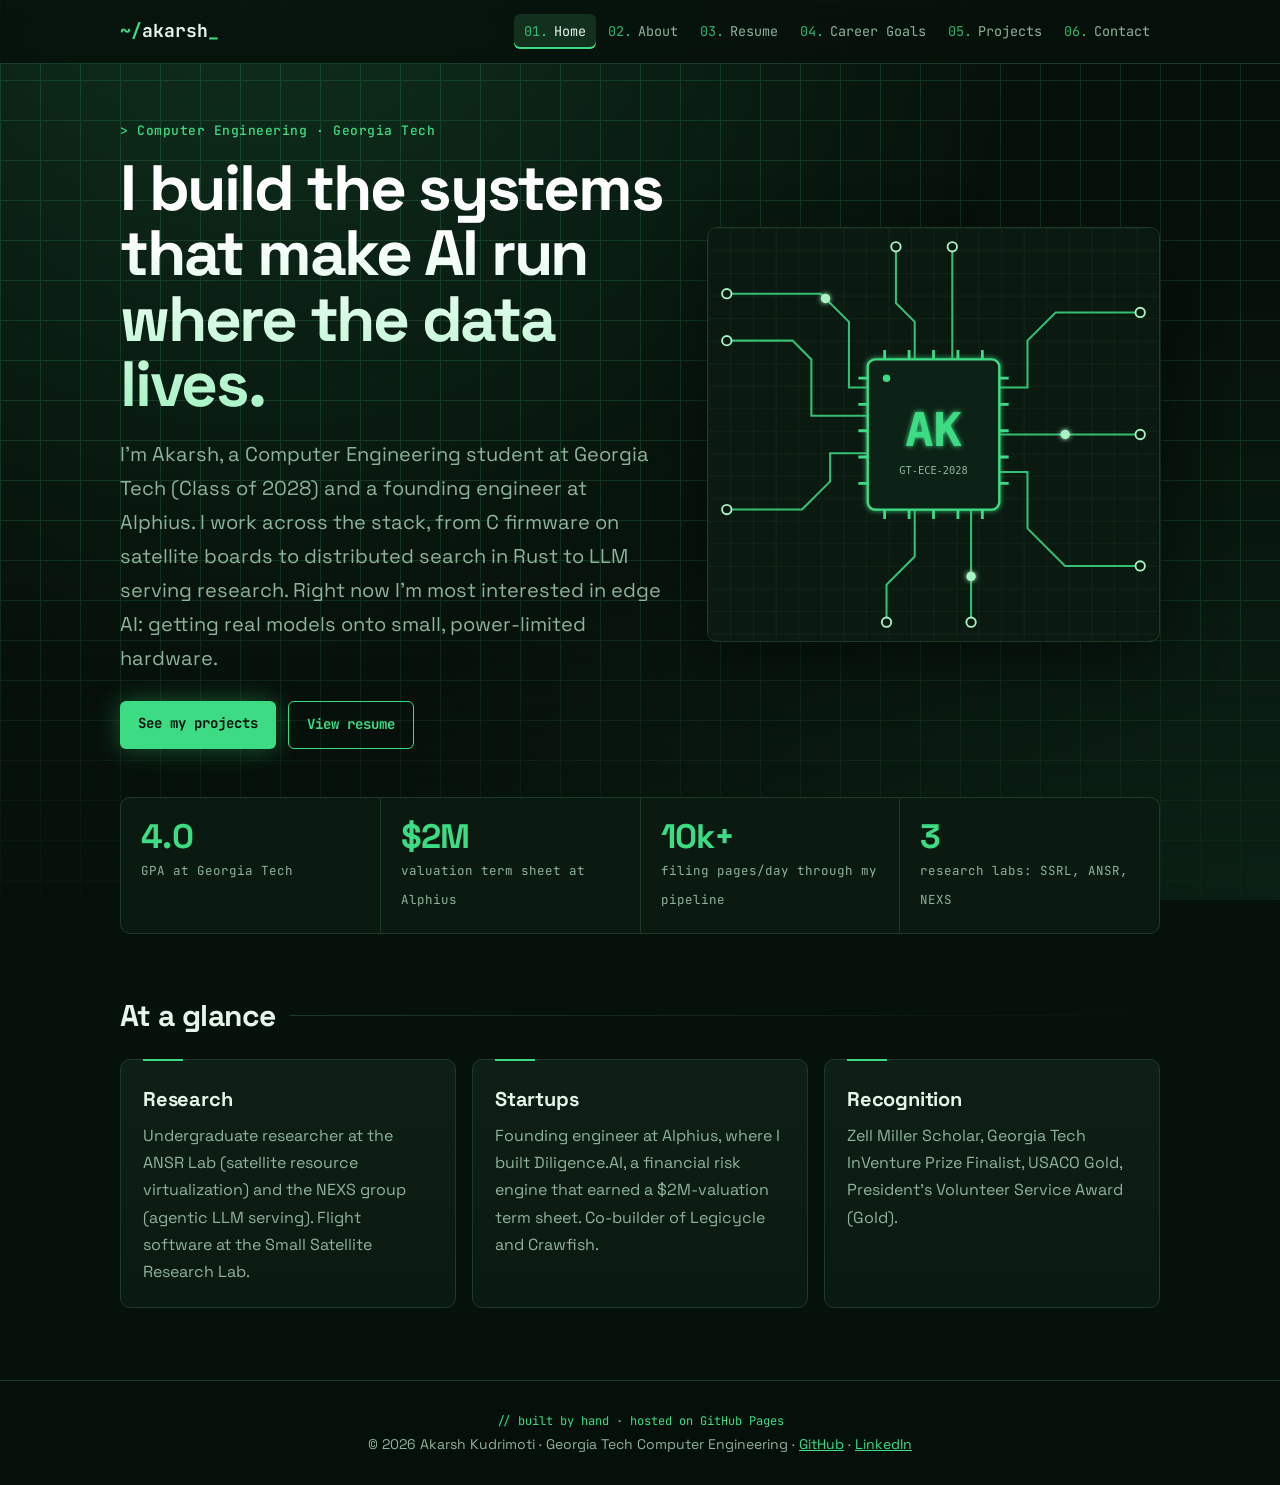
<file: index.html>
<!doctype html>
<html lang="en"><head><meta charset="utf-8"><meta name="viewport" content="width=device-width,initial-scale=1">
<title>Home | Akarsh Kudrimoti</title>
<meta name="description" content="Akarsh Kudrimoti, Computer Engineering student at Georgia Tech. Systems, edge AI, and embedded software.">
<link rel="preconnect" href="https://fonts.googleapis.com"><link href="https://fonts.googleapis.com/css2?family=Space+Grotesk:wght@400;500;600;700&family=JetBrains+Mono:wght@400;500;700&display=swap" rel="stylesheet">
<link rel="stylesheet" href="style.css"></head><body>
<header><nav class="nav"><a class="brand" href="index.html"><span>~/</span>akarsh<i>_</i></a>
<button id="menu" aria-label="Open menu" onclick="document.getElementById('nl').classList.toggle('open')">Menu</button>
<ul id="nl"><li><a href="index.html" class=on>Home</a></li><li><a href="about.html">About</a></li><li><a href="resume.html">Resume</a></li><li><a href="goals.html">Career Goals</a></li><li><a href="projects.html">Projects</a></li><li><a href="contact.html">Contact</a></li></ul></nav></header>
<main>
<section class="hero"><div>
<p class="kicker">Computer Engineering · Georgia Tech</p>
<h1>I build the systems that make AI run where the data lives.</h1>
<p class="lede">I'm Akarsh, a Computer Engineering student at Georgia Tech (Class of 2028) and a founding engineer at Alphius. I work across the stack, from C firmware on satellite boards to distributed search in Rust to LLM serving research. Right now I'm most interested in edge AI: getting real models onto small, power-limited hardware.</p>
<div class="btns"><a class="btn" href="projects.html">See my projects</a><a class="btn alt" href="resume.html">View resume</a></div>
</div>
<figure style="margin:0"><img src="hero.svg" alt="Circuit board with traces running into a chip labeled AK"></figure></section>
<div class="stats">
<div><b>4.0</b><span>GPA at Georgia Tech</span></div>
<div><b>$2M</b><span>valuation term sheet at Alphius</span></div>
<div><b>10k+</b><span>filing pages/day through my pipeline</span></div>
<div><b>3</b><span>research labs: SSRL, ANSR, NEXS</span></div>
</div>

<h2>At a glance</h2>
<div class="grid">
<div class="card"><h3>Research</h3><p>Undergraduate researcher at the ANSR Lab (satellite resource virtualization) and the NEXS group (agentic LLM serving). Flight software at the Small Satellite Research Lab.</p></div>
<div class="card"><h3>Startups</h3><p>Founding engineer at Alphius, where I built Diligence.AI, a financial risk engine that earned a $2M-valuation term sheet. Co-builder of Legicycle and Crawfish.</p></div>
<div class="card"><h3>Recognition</h3><p>Zell Miller Scholar, Georgia Tech InVenture Prize Finalist, USACO Gold, President's Volunteer Service Award (Gold).</p></div>
</div>
</main>
<footer><span class="mono">// built by hand · hosted on GitHub Pages</span><br>© 2026 Akarsh Kudrimoti · Georgia Tech Computer Engineering · <a href="https://github.com/akarshkudrimoti">GitHub</a> · <a href="https://www.linkedin.com/in/akudrimoti">LinkedIn</a></footer>
</body></html>
</file>
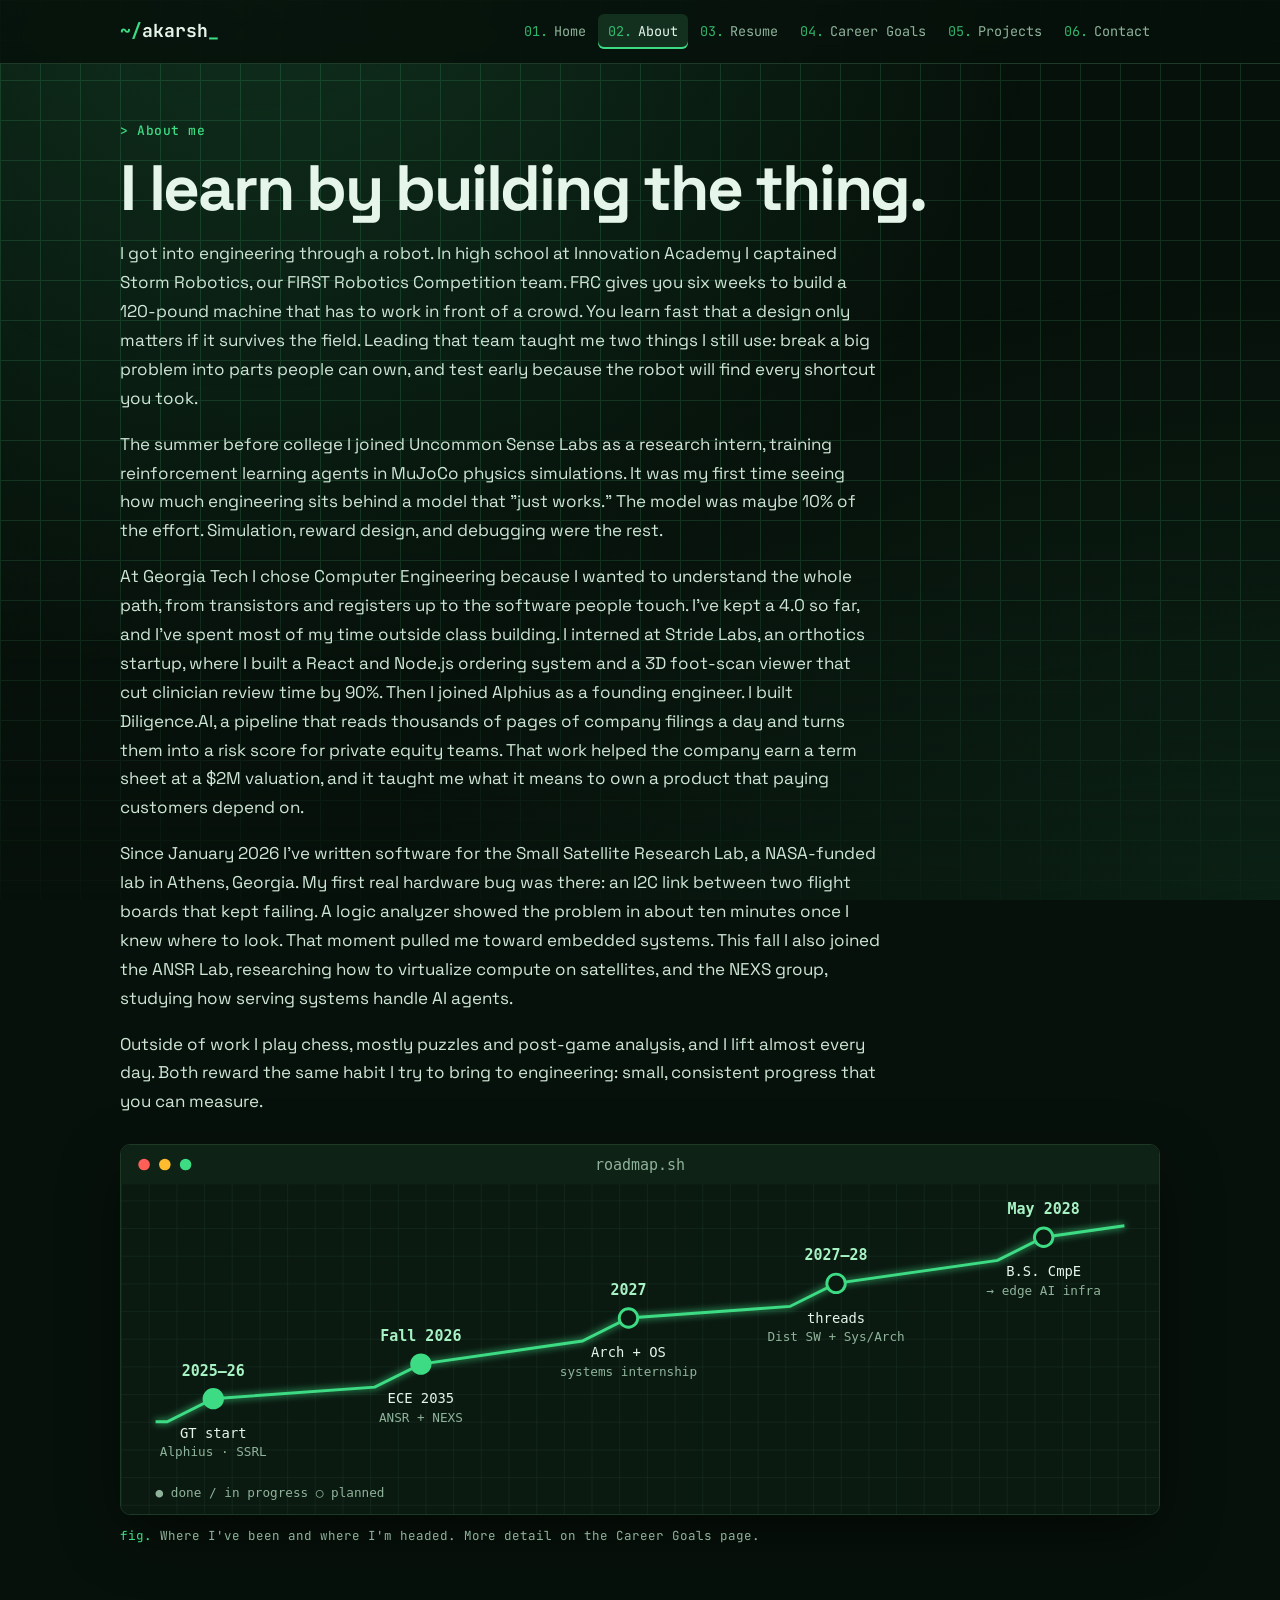
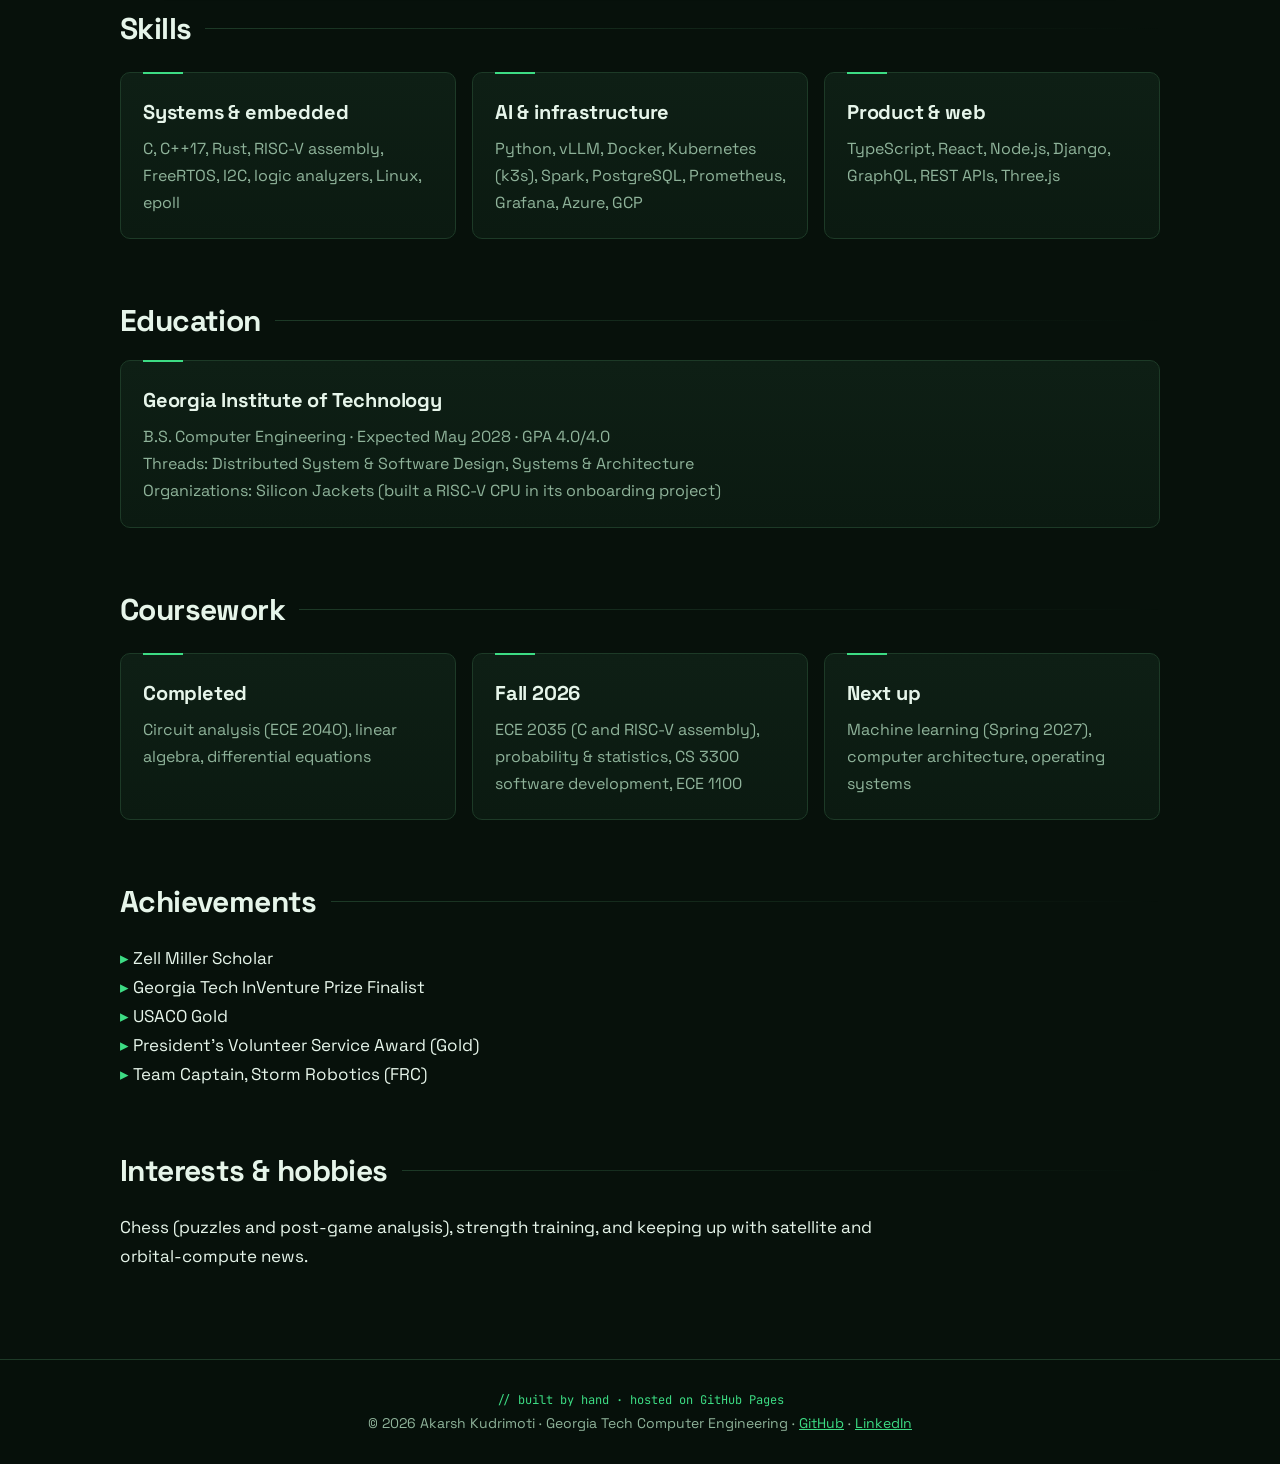
<file: about.html>
<!doctype html>
<html lang="en"><head><meta charset="utf-8"><meta name="viewport" content="width=device-width,initial-scale=1">
<title>About Me | Akarsh Kudrimoti</title>
<meta name="description" content="Akarsh Kudrimoti, Computer Engineering student at Georgia Tech. Systems, edge AI, and embedded software.">
<link rel="preconnect" href="https://fonts.googleapis.com"><link href="https://fonts.googleapis.com/css2?family=Space+Grotesk:wght@400;500;600;700&family=JetBrains+Mono:wght@400;500;700&display=swap" rel="stylesheet">
<link rel="stylesheet" href="style.css"></head><body>
<header><nav class="nav"><a class="brand" href="index.html"><span>~/</span>akarsh<i>_</i></a>
<button id="menu" aria-label="Open menu" onclick="document.getElementById('nl').classList.toggle('open')">Menu</button>
<ul id="nl"><li><a href="index.html">Home</a></li><li><a href="about.html" class=on>About</a></li><li><a href="resume.html">Resume</a></li><li><a href="goals.html">Career Goals</a></li><li><a href="projects.html">Projects</a></li><li><a href="contact.html">Contact</a></li></ul></nav></header>
<main>
<p class="kicker">About me</p><h1>I learn by building the thing.</h1>
<div class="prose">
<p>I got into engineering through a robot. In high school at Innovation Academy I captained Storm Robotics, our FIRST Robotics Competition team. FRC gives you six weeks to build a 120-pound machine that has to work in front of a crowd. You learn fast that a design only matters if it survives the field. Leading that team taught me two things I still use: break a big problem into parts people can own, and test early because the robot will find every shortcut you took.</p>
<p>The summer before college I joined Uncommon Sense Labs as a research intern, training reinforcement learning agents in MuJoCo physics simulations. It was my first time seeing how much engineering sits behind a model that "just works." The model was maybe 10% of the effort. Simulation, reward design, and debugging were the rest.</p>
<p>At Georgia Tech I chose Computer Engineering because I wanted to understand the whole path, from transistors and registers up to the software people touch. I've kept a 4.0 so far, and I've spent most of my time outside class building. I interned at Stride Labs, an orthotics startup, where I built a React and Node.js ordering system and a 3D foot-scan viewer that cut clinician review time by 90%. Then I joined Alphius as a founding engineer. I built Diligence.AI, a pipeline that reads thousands of pages of company filings a day and turns them into a risk score for private equity teams. That work helped the company earn a term sheet at a $2M valuation, and it taught me what it means to own a product that paying customers depend on.</p>
<p>Since January 2026 I've written software for the Small Satellite Research Lab, a NASA-funded lab in Athens, Georgia. My first real hardware bug was there: an I2C link between two flight boards that kept failing. A logic analyzer showed the problem in about ten minutes once I knew where to look. That moment pulled me toward embedded systems. This fall I also joined the ANSR Lab, researching how to virtualize compute on satellites, and the NEXS group, studying how serving systems handle AI agents.</p>
<p>Outside of work I play chess, mostly puzzles and post-game analysis, and I lift almost every day. Both reward the same habit I try to bring to engineering: small, consistent progress that you can measure.</p>
</div>
<figure><img src="roadmap.svg" alt="Timeline of my path from starting at Georgia Tech in 2025 to graduating in May 2028"><figcaption>Where I've been and where I'm headed. More detail on the Career Goals page.</figcaption></figure>
<h2>Skills</h2>
<div class="grid">
<div class="card"><h3>Systems &amp; embedded</h3><p>C, C++17, Rust, RISC-V assembly, FreeRTOS, I2C, logic analyzers, Linux, epoll</p></div>
<div class="card"><h3>AI &amp; infrastructure</h3><p>Python, vLLM, Docker, Kubernetes (k3s), Spark, PostgreSQL, Prometheus, Grafana, Azure, GCP</p></div>
<div class="card"><h3>Product &amp; web</h3><p>TypeScript, React, Node.js, Django, GraphQL, REST APIs, Three.js</p></div>
</div>
<h2>Education</h2>
<div class="card"><h3>Georgia Institute of Technology</h3><p>B.S. Computer Engineering · Expected May 2028 · GPA 4.0/4.0<br>Threads: Distributed System &amp; Software Design, Systems &amp; Architecture<br>Organizations: Silicon Jackets (built a RISC-V CPU in its onboarding project)</p></div>
<h2>Coursework</h2>
<div class="grid">
<div class="card"><h3>Completed</h3><p>Circuit analysis (ECE 2040), linear algebra, differential equations</p></div>
<div class="card"><h3>Fall 2026</h3><p>ECE 2035 (C and RISC-V assembly), probability &amp; statistics, CS 3300 software development, ECE 1100</p></div>
<div class="card"><h3>Next up</h3><p>Machine learning (Spring 2027), computer architecture, operating systems</p></div>
</div>
<h2>Achievements</h2>
<ul class="clean">
<li>Zell Miller Scholar</li>
<li>Georgia Tech InVenture Prize Finalist</li>
<li>USACO Gold</li>
<li>President's Volunteer Service Award (Gold)</li>
<li>Team Captain, Storm Robotics (FRC)</li>
</ul>
<h2>Interests &amp; hobbies</h2>
<p class="prose">Chess (puzzles and post-game analysis), strength training, and keeping up with satellite and orbital-compute news.</p>
</main>
<footer><span class="mono">// built by hand · hosted on GitHub Pages</span><br>© 2026 Akarsh Kudrimoti · Georgia Tech Computer Engineering · <a href="https://github.com/akarshkudrimoti">GitHub</a> · <a href="https://www.linkedin.com/in/akudrimoti">LinkedIn</a></footer>
</body></html>
</file>
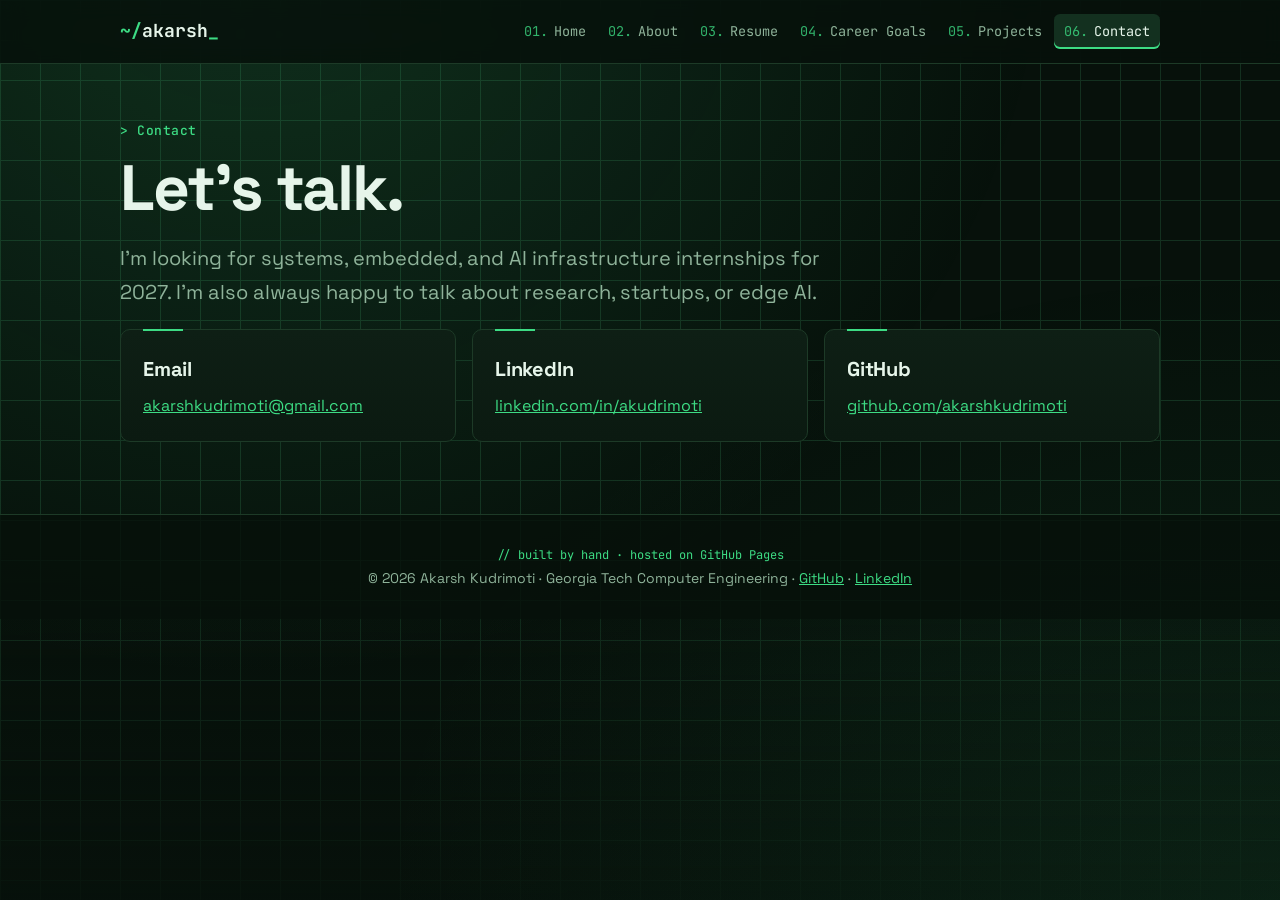
<file: contact.html>
<!doctype html>
<html lang="en"><head><meta charset="utf-8"><meta name="viewport" content="width=device-width,initial-scale=1">
<title>Contact | Akarsh Kudrimoti</title>
<meta name="description" content="Akarsh Kudrimoti, Computer Engineering student at Georgia Tech. Systems, edge AI, and embedded software.">
<link rel="preconnect" href="https://fonts.googleapis.com"><link href="https://fonts.googleapis.com/css2?family=Space+Grotesk:wght@400;500;600;700&family=JetBrains+Mono:wght@400;500;700&display=swap" rel="stylesheet">
<link rel="stylesheet" href="style.css"></head><body>
<header><nav class="nav"><a class="brand" href="index.html"><span>~/</span>akarsh<i>_</i></a>
<button id="menu" aria-label="Open menu" onclick="document.getElementById('nl').classList.toggle('open')">Menu</button>
<ul id="nl"><li><a href="index.html">Home</a></li><li><a href="about.html">About</a></li><li><a href="resume.html">Resume</a></li><li><a href="goals.html">Career Goals</a></li><li><a href="projects.html">Projects</a></li><li><a href="contact.html" class=on>Contact</a></li></ul></nav></header>
<main>
<p class="kicker">Contact</p><h1>Let's talk.</h1>
<p class="lede">I'm looking for systems, embedded, and AI infrastructure internships for 2027. I'm also always happy to talk about research, startups, or edge AI.</p>
<div class="grid">
<div class="card"><h3>Email</h3><p><a href="mailto:akarshkudrimoti@gmail.com">akarshkudrimoti@gmail.com</a></p></div>
<div class="card"><h3>LinkedIn</h3><p><a href="https://www.linkedin.com/in/akudrimoti" target="_blank" rel="noopener">linkedin.com/in/akudrimoti</a></p></div>
<div class="card"><h3>GitHub</h3><p><a href="https://github.com/akarshkudrimoti" target="_blank" rel="noopener">github.com/akarshkudrimoti</a></p></div>
</div>
</main>
<footer><span class="mono">// built by hand · hosted on GitHub Pages</span><br>© 2026 Akarsh Kudrimoti · Georgia Tech Computer Engineering · <a href="https://github.com/akarshkudrimoti">GitHub</a> · <a href="https://www.linkedin.com/in/akudrimoti">LinkedIn</a></footer>
</body></html>
</file>
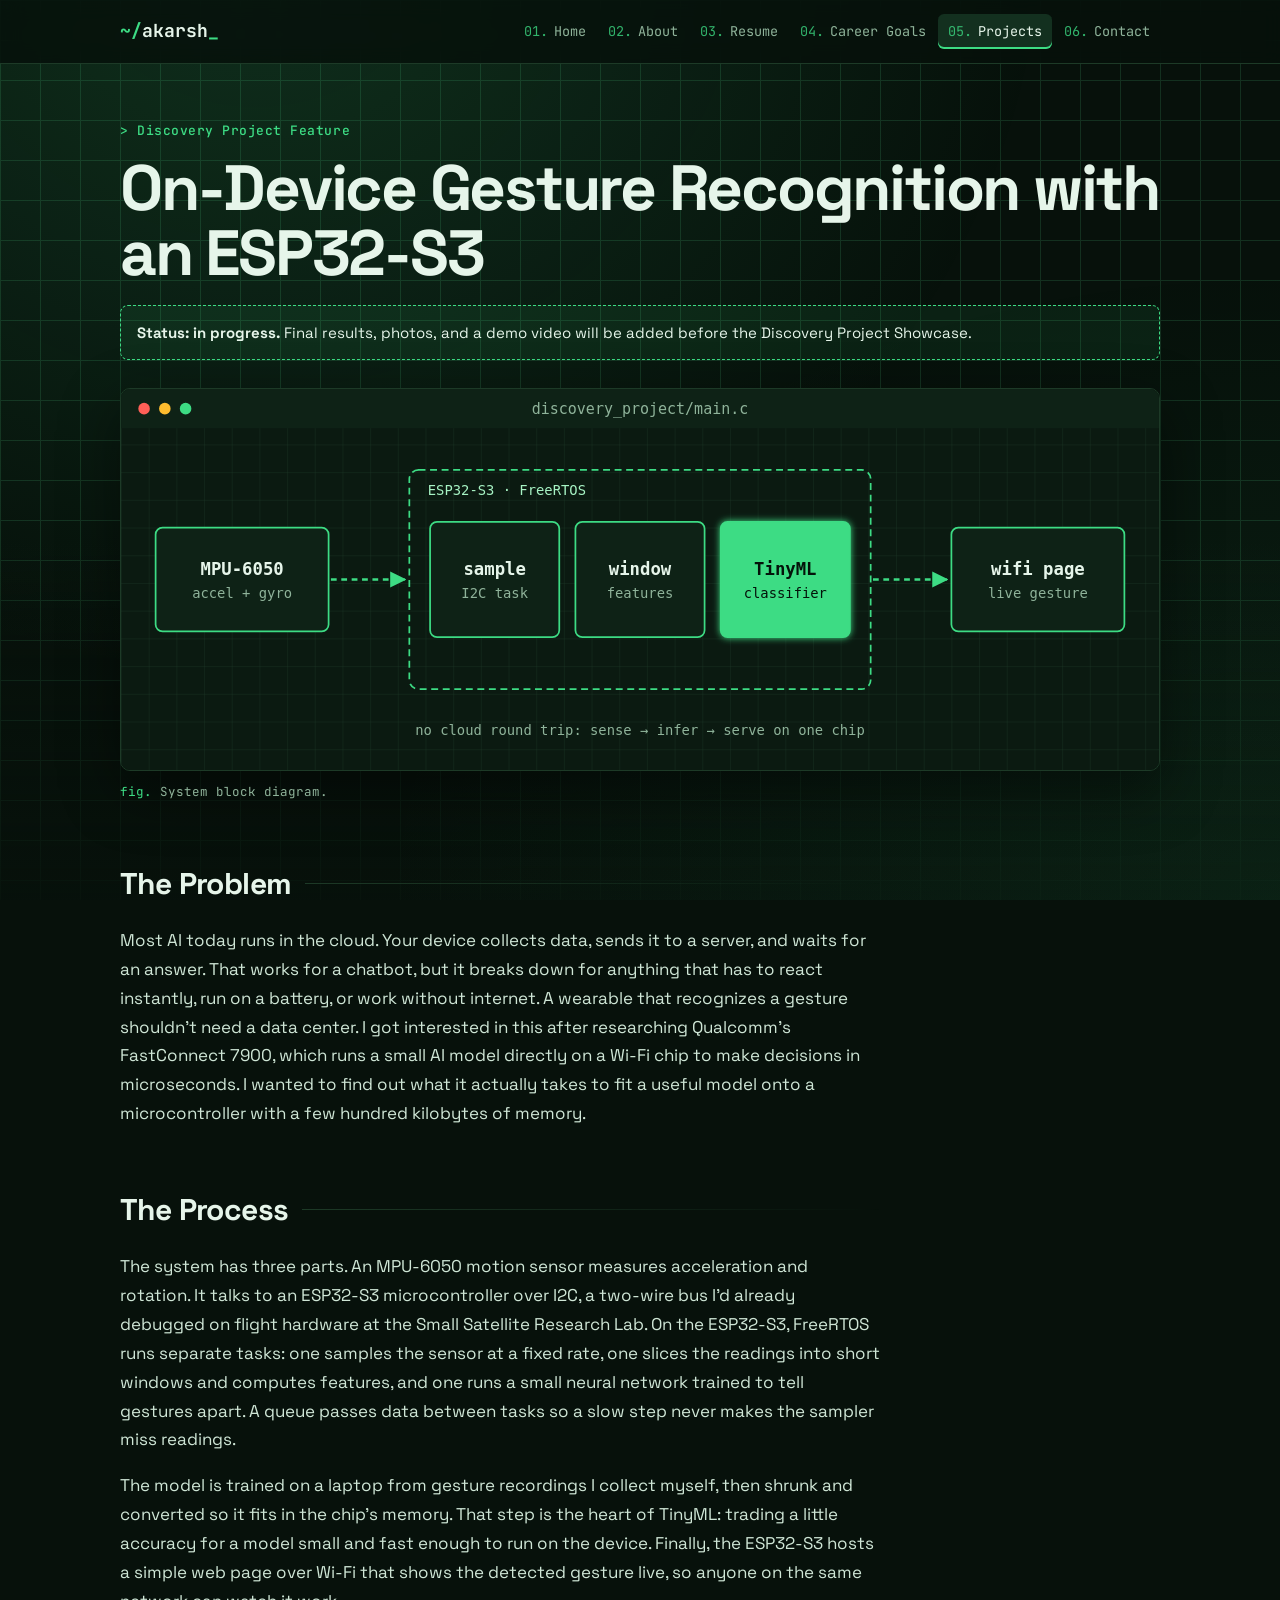
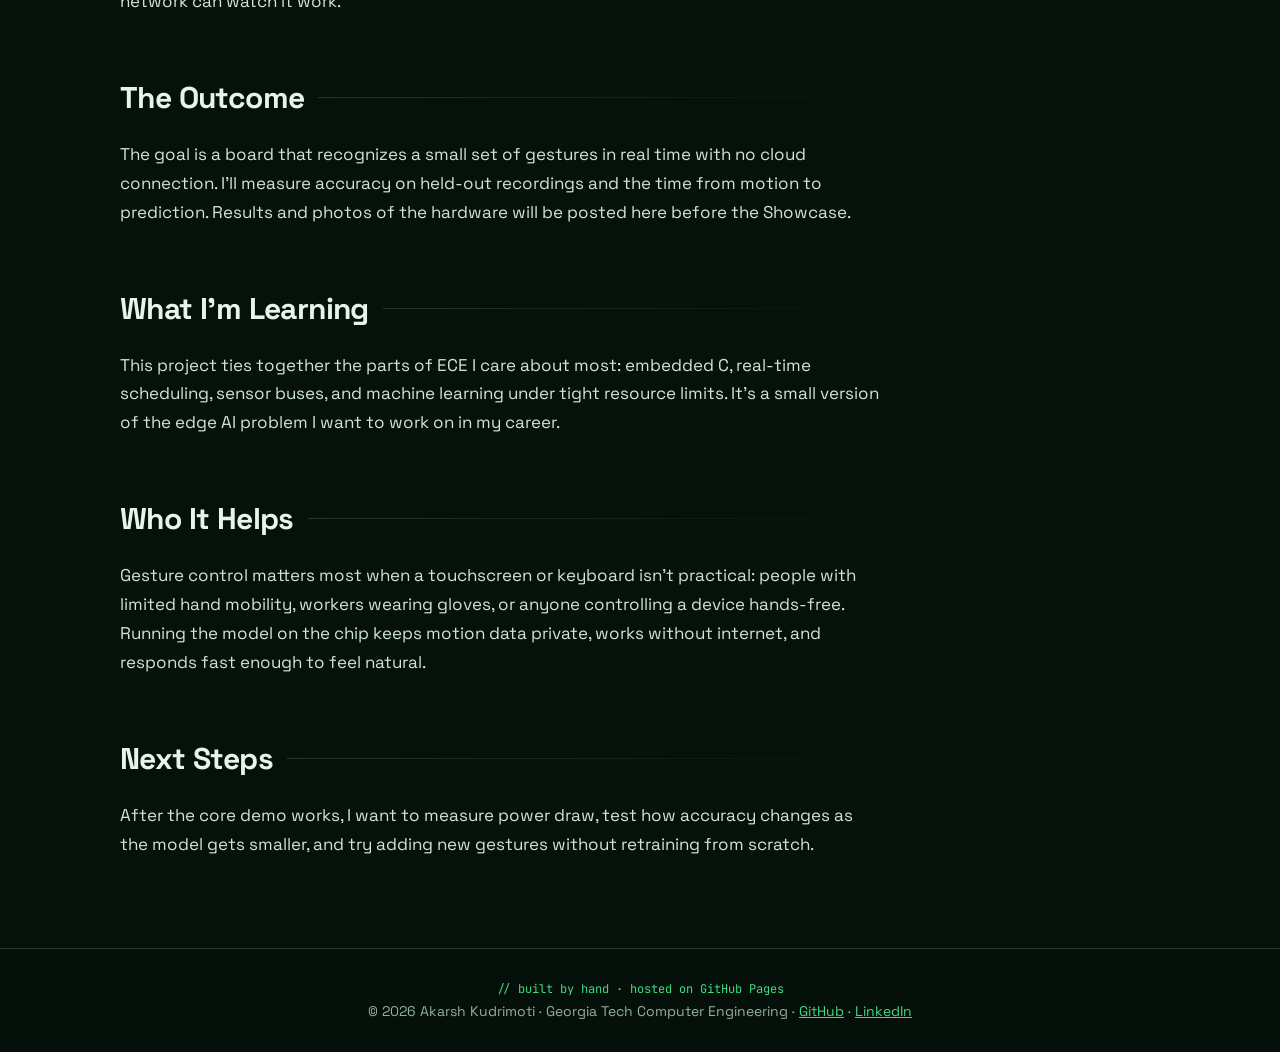
<file: discovery.html>
<!doctype html>
<html lang="en"><head><meta charset="utf-8"><meta name="viewport" content="width=device-width,initial-scale=1">
<title>Discovery Project | Akarsh Kudrimoti</title>
<meta name="description" content="Akarsh Kudrimoti, Computer Engineering student at Georgia Tech. Systems, edge AI, and embedded software.">
<link rel="preconnect" href="https://fonts.googleapis.com"><link href="https://fonts.googleapis.com/css2?family=Space+Grotesk:wght@400;500;600;700&family=JetBrains+Mono:wght@400;500;700&display=swap" rel="stylesheet">
<link rel="stylesheet" href="style.css"></head><body>
<header><nav class="nav"><a class="brand" href="index.html"><span>~/</span>akarsh<i>_</i></a>
<button id="menu" aria-label="Open menu" onclick="document.getElementById('nl').classList.toggle('open')">Menu</button>
<ul id="nl"><li><a href="index.html">Home</a></li><li><a href="about.html">About</a></li><li><a href="resume.html">Resume</a></li><li><a href="goals.html">Career Goals</a></li><li><a href="projects.html" class=on>Projects</a></li><li><a href="contact.html">Contact</a></li></ul></nav></header>
<main>
<p class="kicker">Discovery Project Feature</p><h1>On-Device Gesture Recognition with an ESP32-S3</h1>
<p class="note"><b>Status: in progress.</b> Final results, photos, and a demo video will be added before the Discovery Project Showcase.</p>
<figure><img src="discovery.svg" alt="Block diagram: MPU-6050 sensor over I2C into an ESP32-S3 running sampling, feature, and TinyML tasks, served to a Wi-Fi web page"><figcaption>System block diagram.</figcaption></figure>
<div class="prose">
<h2>The Problem</h2>
<p>Most AI today runs in the cloud. Your device collects data, sends it to a server, and waits for an answer. That works for a chatbot, but it breaks down for anything that has to react instantly, run on a battery, or work without internet. A wearable that recognizes a gesture shouldn't need a data center. I got interested in this after researching Qualcomm's FastConnect 7900, which runs a small AI model directly on a Wi-Fi chip to make decisions in microseconds. I wanted to find out what it actually takes to fit a useful model onto a microcontroller with a few hundred kilobytes of memory.</p>
<h2>The Process</h2>
<p>The system has three parts. An MPU-6050 motion sensor measures acceleration and rotation. It talks to an ESP32-S3 microcontroller over I2C, a two-wire bus I'd already debugged on flight hardware at the Small Satellite Research Lab. On the ESP32-S3, FreeRTOS runs separate tasks: one samples the sensor at a fixed rate, one slices the readings into short windows and computes features, and one runs a small neural network trained to tell gestures apart. A queue passes data between tasks so a slow step never makes the sampler miss readings.</p>
<p>The model is trained on a laptop from gesture recordings I collect myself, then shrunk and converted so it fits in the chip's memory. That step is the heart of TinyML: trading a little accuracy for a model small and fast enough to run on the device. Finally, the ESP32-S3 hosts a simple web page over Wi-Fi that shows the detected gesture live, so anyone on the same network can watch it work.</p>
<h2>The Outcome</h2>
<p>The goal is a board that recognizes a small set of gestures in real time with no cloud connection. I'll measure accuracy on held-out recordings and the time from motion to prediction. Results and photos of the hardware will be posted here before the Showcase.</p>
<h2>What I'm Learning</h2>
<p>This project ties together the parts of ECE I care about most: embedded C, real-time scheduling, sensor buses, and machine learning under tight resource limits. It's a small version of the edge AI problem I want to work on in my career.</p>
<h2>Who It Helps</h2>
<p>Gesture control matters most when a touchscreen or keyboard isn't practical: people with limited hand mobility, workers wearing gloves, or anyone controlling a device hands-free. Running the model on the chip keeps motion data private, works without internet, and responds fast enough to feel natural.</p>
<h2>Next Steps</h2>
<p>After the core demo works, I want to measure power draw, test how accuracy changes as the model gets smaller, and try adding new gestures without retraining from scratch.</p>
</div>
</main>
<footer><span class="mono">// built by hand · hosted on GitHub Pages</span><br>© 2026 Akarsh Kudrimoti · Georgia Tech Computer Engineering · <a href="https://github.com/akarshkudrimoti">GitHub</a> · <a href="https://www.linkedin.com/in/akudrimoti">LinkedIn</a></footer>
</body></html>
</file>
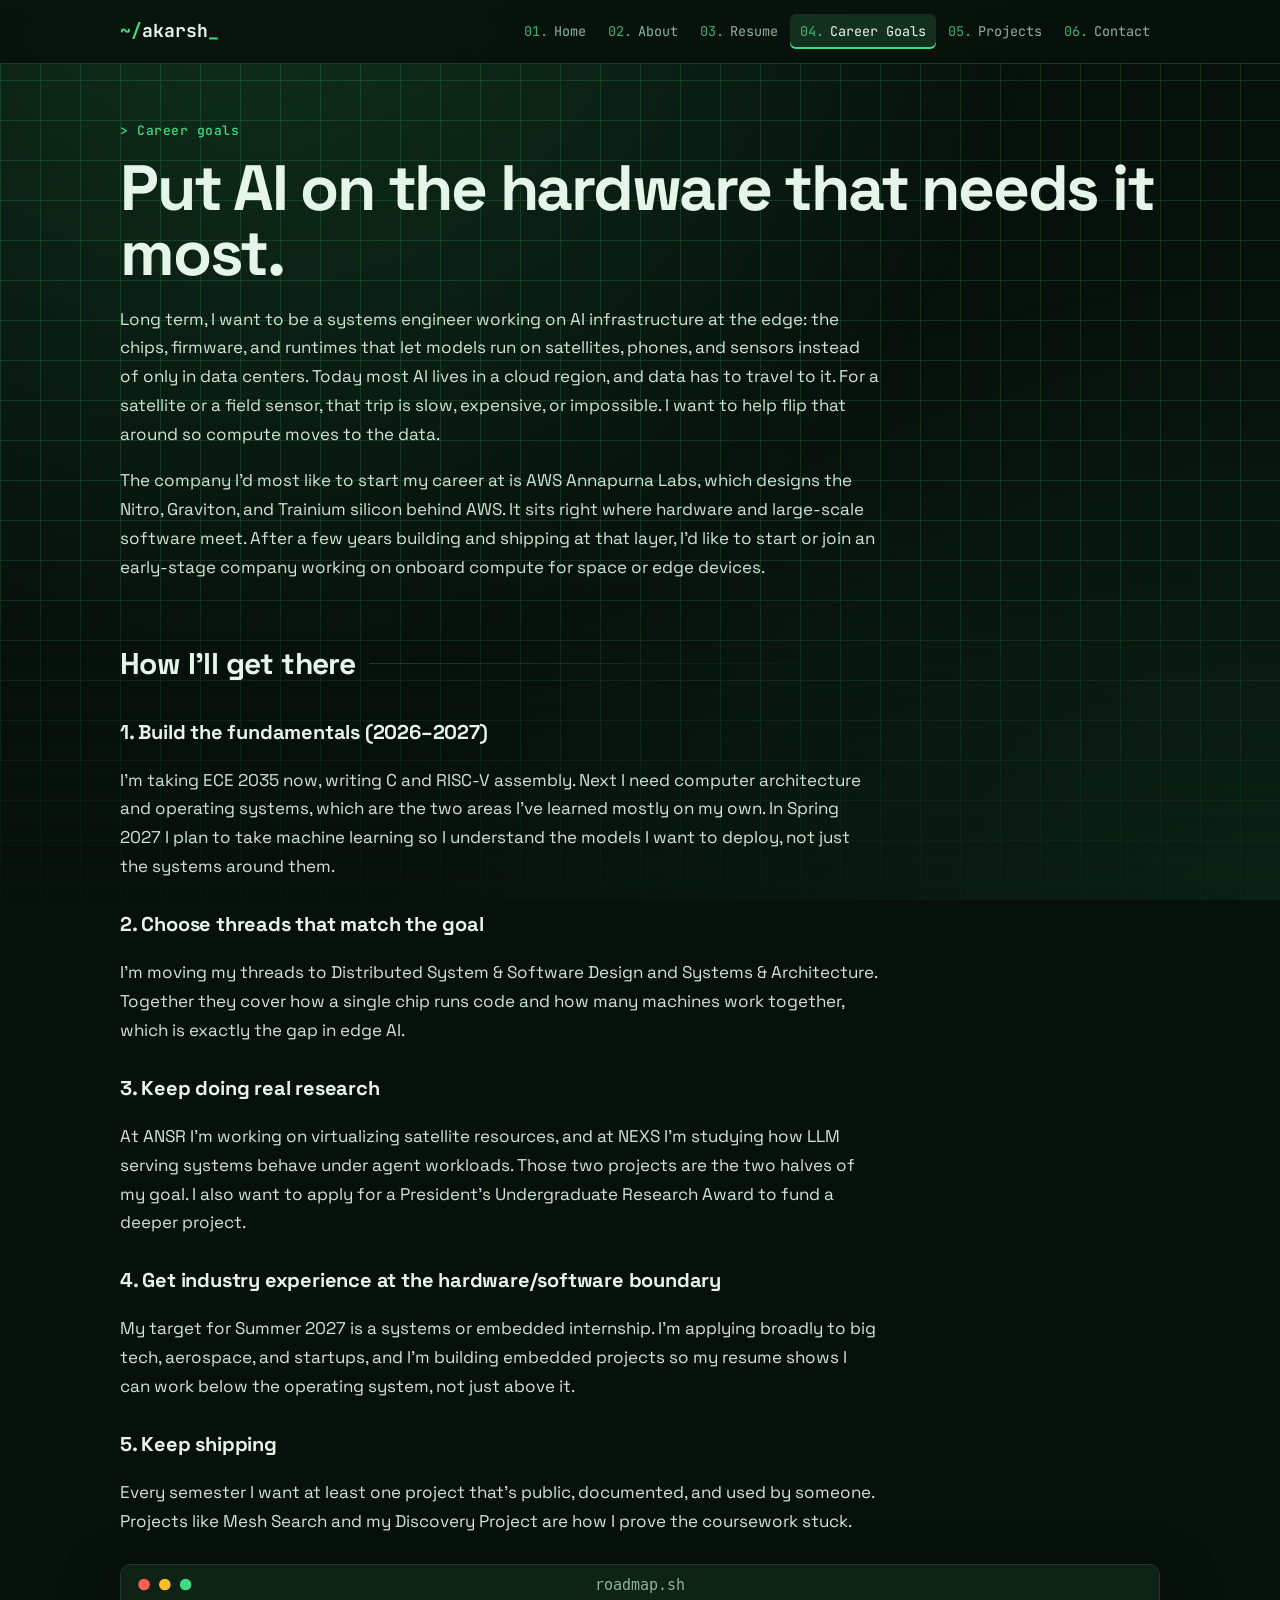
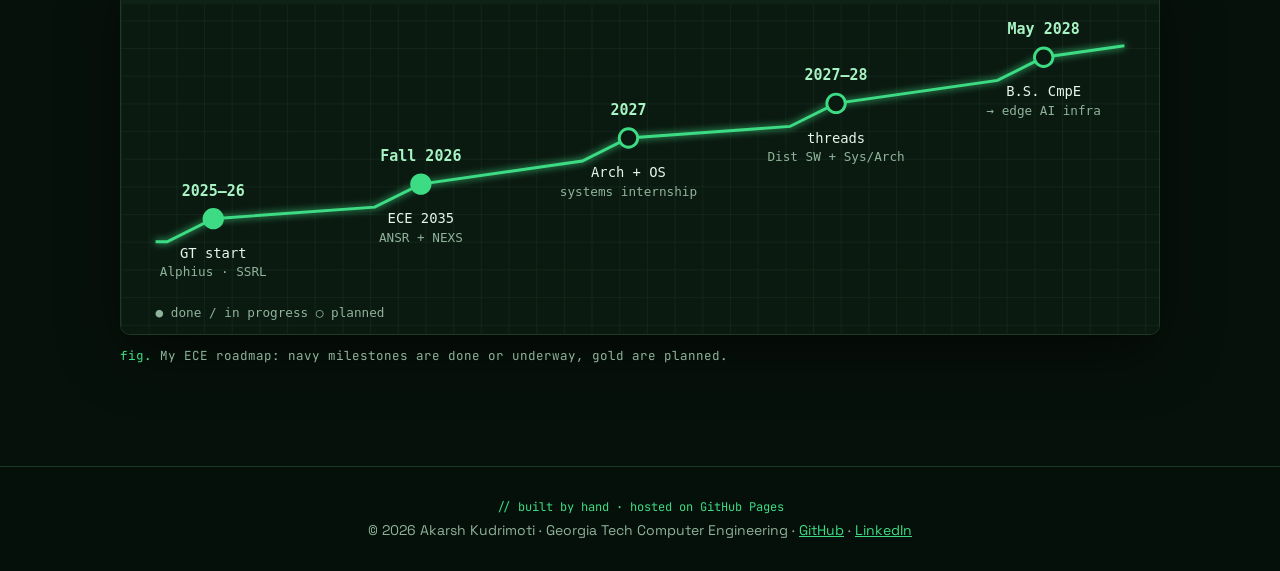
<file: goals.html>
<!doctype html>
<html lang="en"><head><meta charset="utf-8"><meta name="viewport" content="width=device-width,initial-scale=1">
<title>Career Goals | Akarsh Kudrimoti</title>
<meta name="description" content="Akarsh Kudrimoti, Computer Engineering student at Georgia Tech. Systems, edge AI, and embedded software.">
<link rel="preconnect" href="https://fonts.googleapis.com"><link href="https://fonts.googleapis.com/css2?family=Space+Grotesk:wght@400;500;600;700&family=JetBrains+Mono:wght@400;500;700&display=swap" rel="stylesheet">
<link rel="stylesheet" href="style.css"></head><body>
<header><nav class="nav"><a class="brand" href="index.html"><span>~/</span>akarsh<i>_</i></a>
<button id="menu" aria-label="Open menu" onclick="document.getElementById('nl').classList.toggle('open')">Menu</button>
<ul id="nl"><li><a href="index.html">Home</a></li><li><a href="about.html">About</a></li><li><a href="resume.html">Resume</a></li><li><a href="goals.html" class=on>Career Goals</a></li><li><a href="projects.html">Projects</a></li><li><a href="contact.html">Contact</a></li></ul></nav></header>
<main>
<p class="kicker">Career goals</p><h1>Put AI on the hardware that needs it most.</h1>
<div class="prose">
<p>Long term, I want to be a systems engineer working on AI infrastructure at the edge: the chips, firmware, and runtimes that let models run on satellites, phones, and sensors instead of only in data centers. Today most AI lives in a cloud region, and data has to travel to it. For a satellite or a field sensor, that trip is slow, expensive, or impossible. I want to help flip that around so compute moves to the data.</p>
<p>The company I'd most like to start my career at is AWS Annapurna Labs, which designs the Nitro, Graviton, and Trainium silicon behind AWS. It sits right where hardware and large-scale software meet. After a few years building and shipping at that layer, I'd like to start or join an early-stage company working on onboard compute for space or edge devices.</p>

<h2>How I'll get there</h2>
<h3>1. Build the fundamentals (2026–2027)</h3>
<p>I'm taking ECE 2035 now, writing C and RISC-V assembly. Next I need computer architecture and operating systems, which are the two areas I've learned mostly on my own. In Spring 2027 I plan to take machine learning so I understand the models I want to deploy, not just the systems around them.</p>
<h3>2. Choose threads that match the goal</h3>
<p>I'm moving my threads to Distributed System &amp; Software Design and Systems &amp; Architecture. Together they cover how a single chip runs code and how many machines work together, which is exactly the gap in edge AI.</p>
<h3>3. Keep doing real research</h3>
<p>At ANSR I'm working on virtualizing satellite resources, and at NEXS I'm studying how LLM serving systems behave under agent workloads. Those two projects are the two halves of my goal. I also want to apply for a President's Undergraduate Research Award to fund a deeper project.</p>
<h3>4. Get industry experience at the hardware/software boundary</h3>
<p>My target for Summer 2027 is a systems or embedded internship. I'm applying broadly to big tech, aerospace, and startups, and I'm building embedded projects so my resume shows I can work below the operating system, not just above it.</p>
<h3>5. Keep shipping</h3>
<p>Every semester I want at least one project that's public, documented, and used by someone. Projects like Mesh Search and my Discovery Project are how I prove the coursework stuck.</p>
</div>
<figure><img src="roadmap.svg" alt="ECE roadmap timeline from 2025 to graduation in May 2028"><figcaption>My ECE roadmap: navy milestones are done or underway, gold are planned.</figcaption></figure>
</main>
<footer><span class="mono">// built by hand · hosted on GitHub Pages</span><br>© 2026 Akarsh Kudrimoti · Georgia Tech Computer Engineering · <a href="https://github.com/akarshkudrimoti">GitHub</a> · <a href="https://www.linkedin.com/in/akudrimoti">LinkedIn</a></footer>
</body></html>
</file>
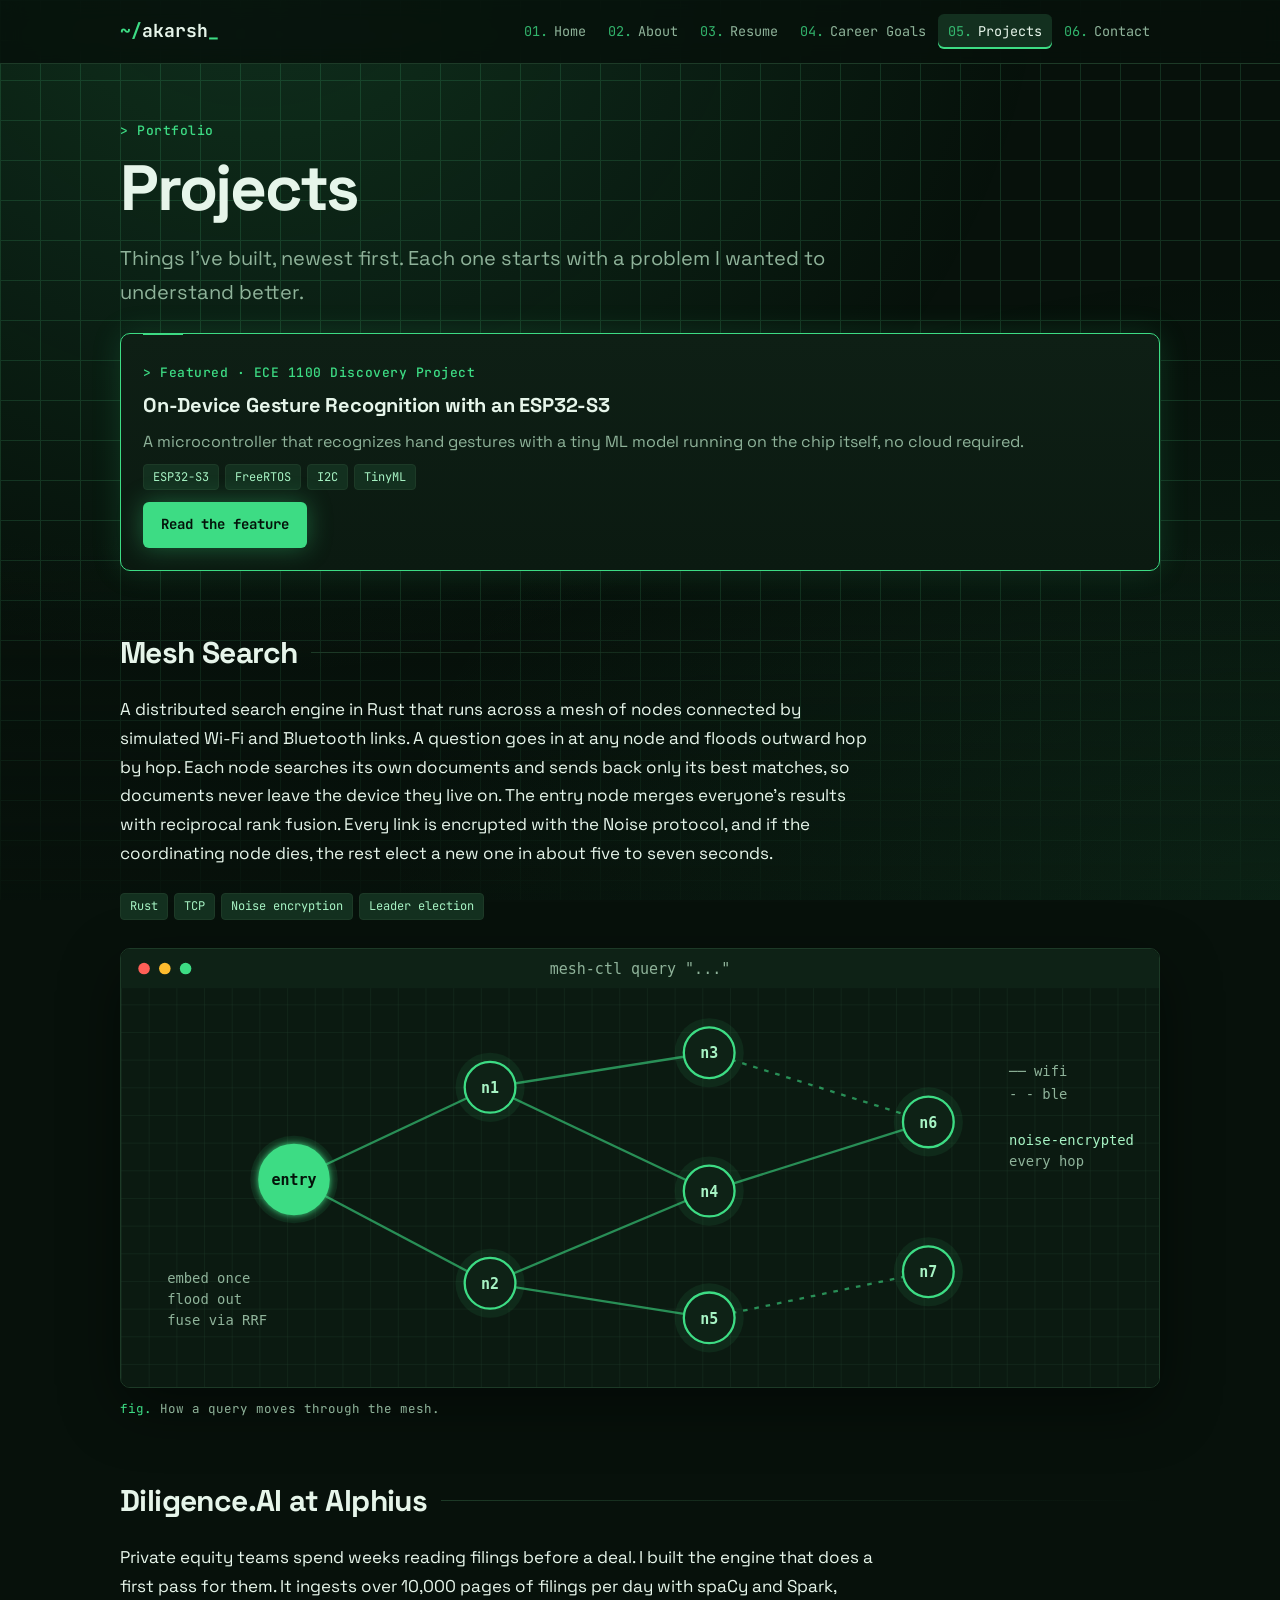
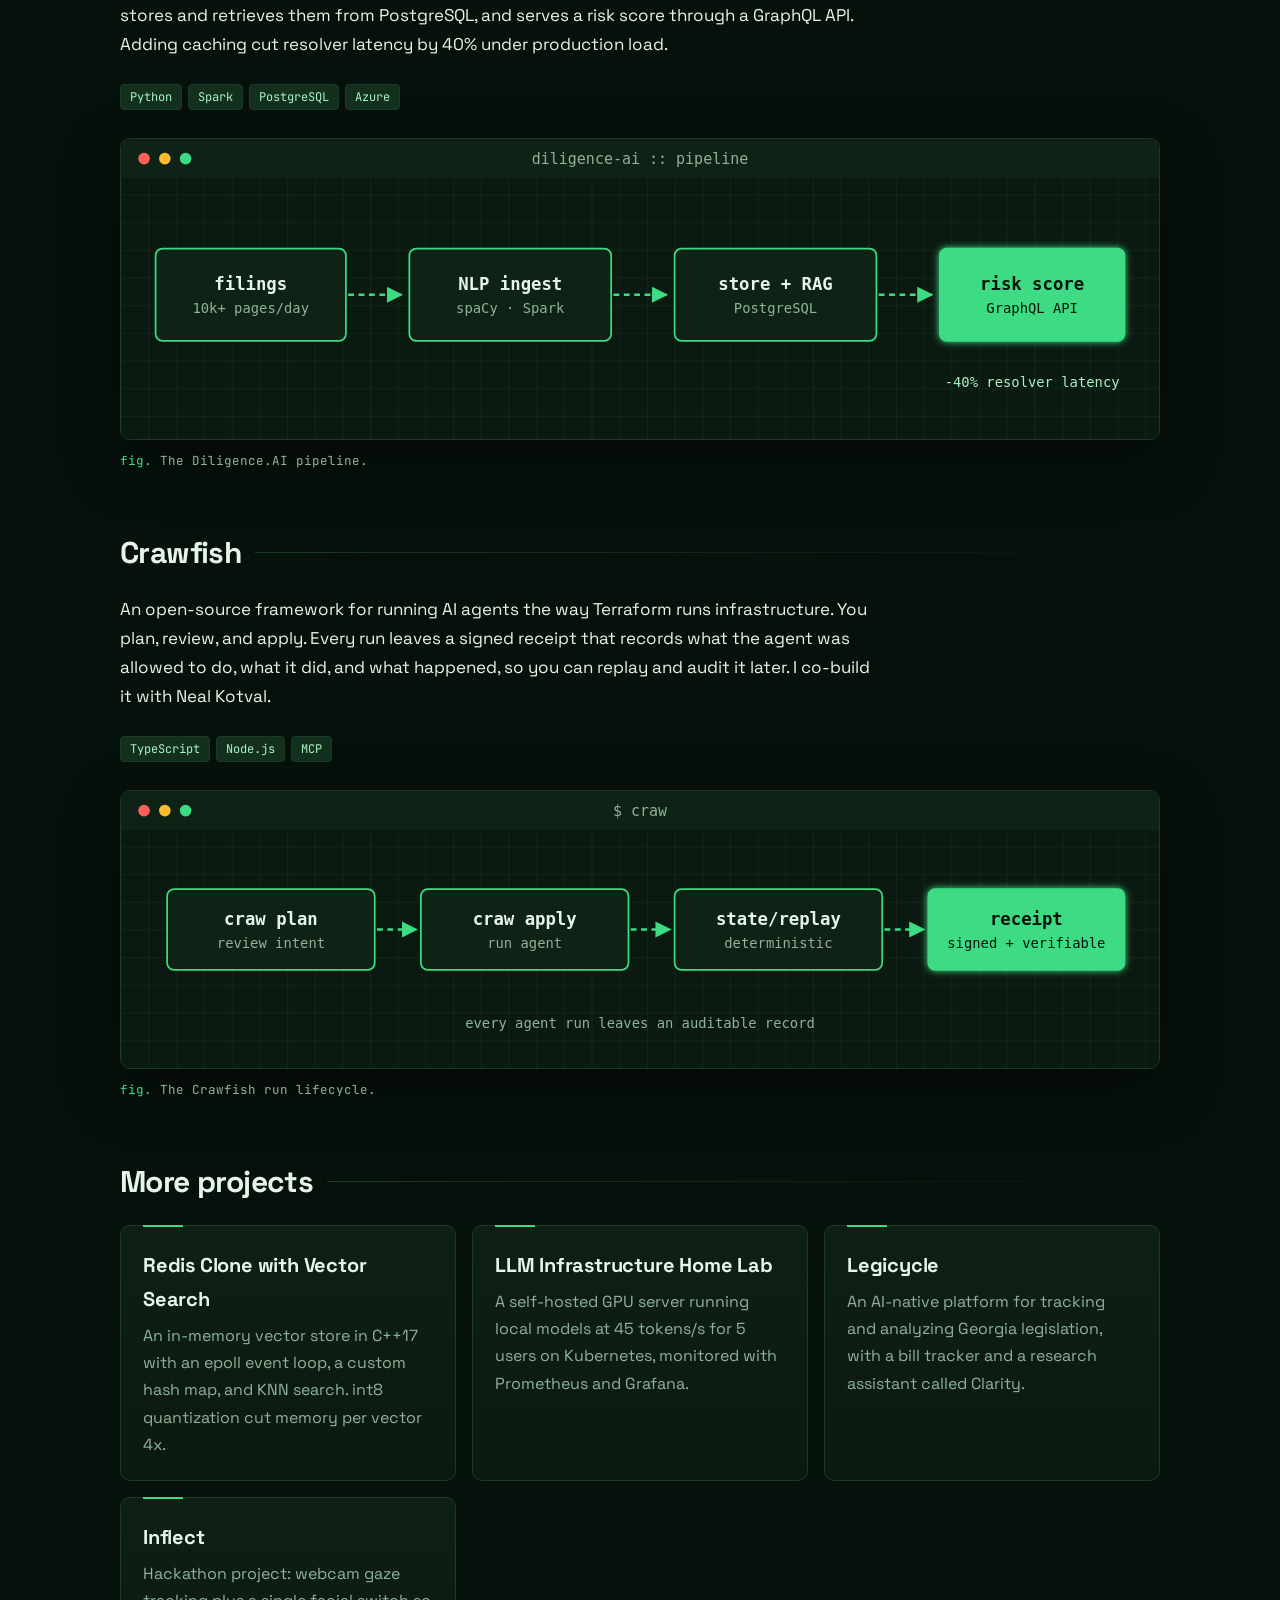
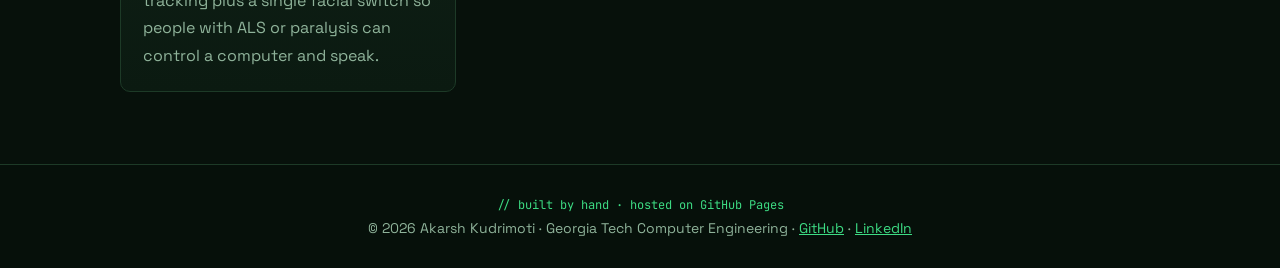
<file: projects.html>
<!doctype html>
<html lang="en"><head><meta charset="utf-8"><meta name="viewport" content="width=device-width,initial-scale=1">
<title>Projects | Akarsh Kudrimoti</title>
<meta name="description" content="Akarsh Kudrimoti, Computer Engineering student at Georgia Tech. Systems, edge AI, and embedded software.">
<link rel="preconnect" href="https://fonts.googleapis.com"><link href="https://fonts.googleapis.com/css2?family=Space+Grotesk:wght@400;500;600;700&family=JetBrains+Mono:wght@400;500;700&display=swap" rel="stylesheet">
<link rel="stylesheet" href="style.css"></head><body>
<header><nav class="nav"><a class="brand" href="index.html"><span>~/</span>akarsh<i>_</i></a>
<button id="menu" aria-label="Open menu" onclick="document.getElementById('nl').classList.toggle('open')">Menu</button>
<ul id="nl"><li><a href="index.html">Home</a></li><li><a href="about.html">About</a></li><li><a href="resume.html">Resume</a></li><li><a href="goals.html">Career Goals</a></li><li><a href="projects.html" class=on>Projects</a></li><li><a href="contact.html">Contact</a></li></ul></nav></header>
<main>
<p class="kicker">Portfolio</p><h1>Projects</h1>
<p class="lede">Things I've built, newest first. Each one starts with a problem I wanted to understand better.</p>

<div class="card" style="margin-top:24px;border-color:var(--g);box-shadow:0 0 30px rgba(61,220,132,.15)">
<p class="kicker" style="margin-bottom:4px">Featured · ECE 1100 Discovery Project</p>
<h3 style="margin-top:0">On-Device Gesture Recognition with an ESP32-S3</h3>
<p>A microcontroller that recognizes hand gestures with a tiny ML model running on the chip itself, no cloud required.</p>
<span class="tag">ESP32-S3</span><span class="tag">FreeRTOS</span><span class="tag">I2C</span><span class="tag">TinyML</span>
<p style="margin-top:12px"><a class="btn" href="discovery.html">Read the feature</a></p>
</div>

<h2>Mesh Search</h2>
<p class="prose">A distributed search engine in Rust that runs across a mesh of nodes connected by simulated Wi-Fi and Bluetooth links. A question goes in at any node and floods outward hop by hop. Each node searches its own documents and sends back only its best matches, so documents never leave the device they live on. The entry node merges everyone's results with reciprocal rank fusion. Every link is encrypted with the Noise protocol, and if the coordinating node dies, the rest elect a new one in about five to seven seconds.</p>
<span class="tag">Rust</span><span class="tag">TCP</span><span class="tag">Noise encryption</span><span class="tag">Leader election</span>
<figure><img src="mesh.svg" alt="Diagram of a query flooding from an entry node across seven mesh nodes over Wi-Fi and BLE links"><figcaption>How a query moves through the mesh.</figcaption></figure>

<h2>Diligence.AI at Alphius</h2>
<p class="prose">Private equity teams spend weeks reading filings before a deal. I built the engine that does a first pass for them. It ingests over 10,000 pages of filings per day with spaCy and Spark, stores and retrieves them from PostgreSQL, and serves a risk score through a GraphQL API. Adding caching cut resolver latency by 40% under production load.</p>
<span class="tag">Python</span><span class="tag">Spark</span><span class="tag">PostgreSQL</span><span class="tag">Azure</span>
<figure><img src="diligence.svg" alt="Pipeline diagram: filings to NLP ingest to storage and retrieval to risk score API"><figcaption>The Diligence.AI pipeline.</figcaption></figure>

<h2>Crawfish</h2>
<p class="prose">An open-source framework for running AI agents the way Terraform runs infrastructure. You plan, review, and apply. Every run leaves a signed receipt that records what the agent was allowed to do, what it did, and what happened, so you can replay and audit it later. I co-build it with Neal Kotval.</p>
<span class="tag">TypeScript</span><span class="tag">Node.js</span><span class="tag">MCP</span>
<figure><img src="crawfish.svg" alt="Crawfish workflow: plan, apply, state and replay, signed receipt"><figcaption>The Crawfish run lifecycle.</figcaption></figure>

<h2>More projects</h2>
<div class="grid">
<div class="card"><h3>Redis Clone with Vector Search</h3><p>An in-memory vector store in C++17 with an epoll event loop, a custom hash map, and KNN search. int8 quantization cut memory per vector 4x.</p></div>
<div class="card"><h3>LLM Infrastructure Home Lab</h3><p>A self-hosted GPU server running local models at 45 tokens/s for 5 users on Kubernetes, monitored with Prometheus and Grafana.</p></div>
<div class="card"><h3>Legicycle</h3><p>An AI-native platform for tracking and analyzing Georgia legislation, with a bill tracker and a research assistant called Clarity.</p></div>
<div class="card"><h3>Inflect</h3><p>Hackathon project: webcam gaze tracking plus a single facial switch so people with ALS or paralysis can control a computer and speak.</p></div>
</div>
</main>
<footer><span class="mono">// built by hand · hosted on GitHub Pages</span><br>© 2026 Akarsh Kudrimoti · Georgia Tech Computer Engineering · <a href="https://github.com/akarshkudrimoti">GitHub</a> · <a href="https://www.linkedin.com/in/akudrimoti">LinkedIn</a></footer>
</body></html>
</file>
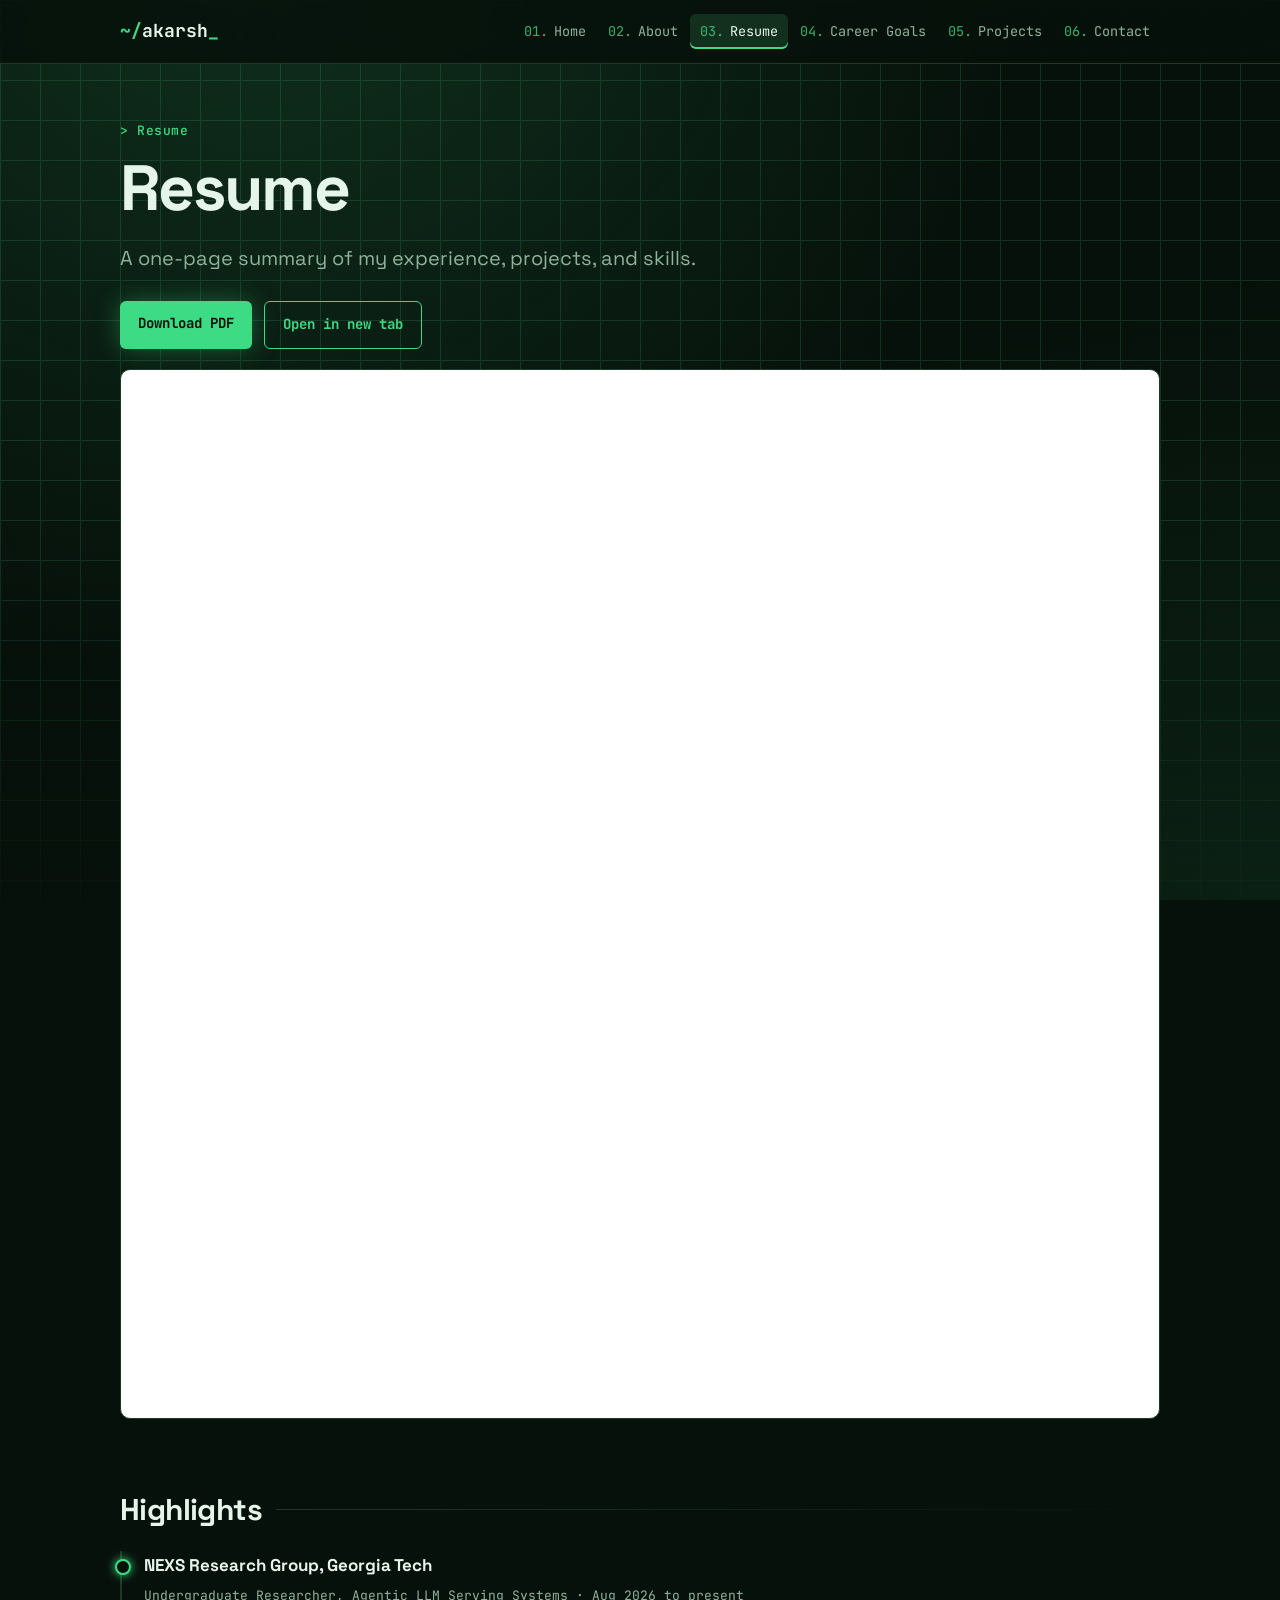
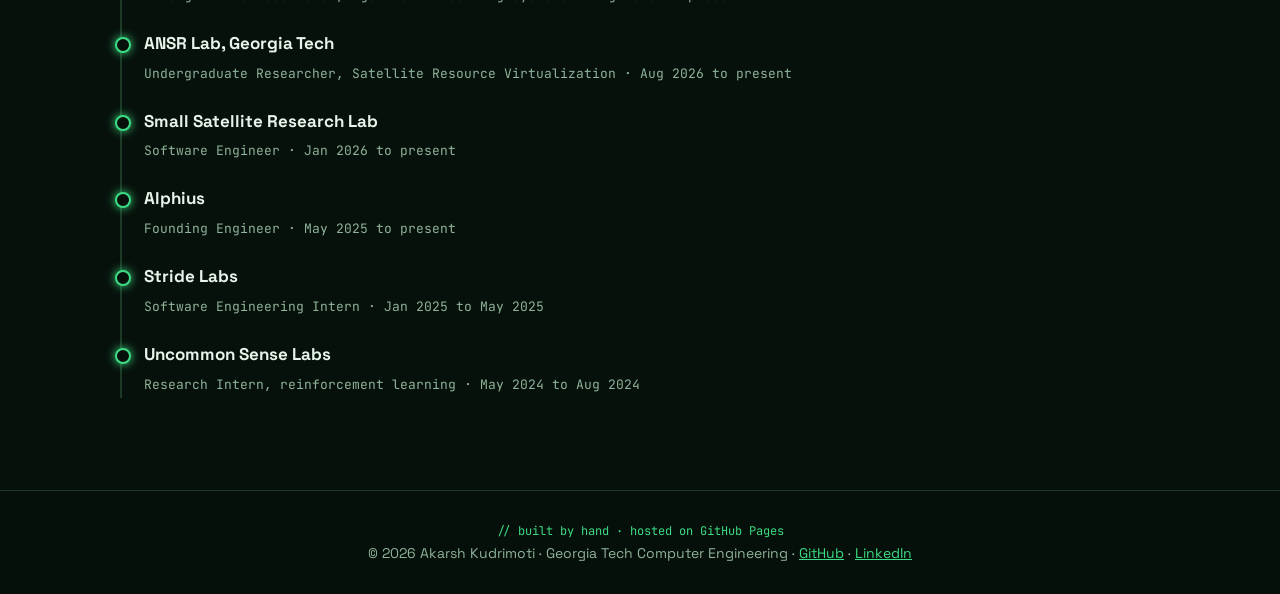
<file: resume.html>
<!doctype html>
<html lang="en"><head><meta charset="utf-8"><meta name="viewport" content="width=device-width,initial-scale=1">
<title>Resume | Akarsh Kudrimoti</title>
<meta name="description" content="Akarsh Kudrimoti, Computer Engineering student at Georgia Tech. Systems, edge AI, and embedded software.">
<link rel="preconnect" href="https://fonts.googleapis.com"><link href="https://fonts.googleapis.com/css2?family=Space+Grotesk:wght@400;500;600;700&family=JetBrains+Mono:wght@400;500;700&display=swap" rel="stylesheet">
<link rel="stylesheet" href="style.css"></head><body>
<header><nav class="nav"><a class="brand" href="index.html"><span>~/</span>akarsh<i>_</i></a>
<button id="menu" aria-label="Open menu" onclick="document.getElementById('nl').classList.toggle('open')">Menu</button>
<ul id="nl"><li><a href="index.html">Home</a></li><li><a href="about.html">About</a></li><li><a href="resume.html" class=on>Resume</a></li><li><a href="goals.html">Career Goals</a></li><li><a href="projects.html">Projects</a></li><li><a href="contact.html">Contact</a></li></ul></nav></header>
<main>
<p class="kicker">Resume</p><h1>Resume</h1>
<p class="lede">A one-page summary of my experience, projects, and skills.</p>
<div class="btns" style="margin-bottom:20px"><a class="btn" href="resume.pdf" download>Download PDF</a><a class="btn alt" href="resume.pdf" target="_blank" rel="noopener">Open in new tab</a></div>
<iframe class="resume-frame" src="resume.pdf" title="Akarsh Kudrimoti resume"></iframe>
<h2>Highlights</h2>
<div class="timeline">
<div><b>NEXS Research Group, Georgia Tech</b><span>Undergraduate Researcher, Agentic LLM Serving Systems · Aug 2026 to present</span></div>
<div><b>ANSR Lab, Georgia Tech</b><span>Undergraduate Researcher, Satellite Resource Virtualization · Aug 2026 to present</span></div>
<div><b>Small Satellite Research Lab</b><span>Software Engineer · Jan 2026 to present</span></div>
<div><b>Alphius</b><span>Founding Engineer · May 2025 to present</span></div>
<div><b>Stride Labs</b><span>Software Engineering Intern · Jan 2025 to May 2025</span></div>
<div><b>Uncommon Sense Labs</b><span>Research Intern, reinforcement learning · May 2024 to Aug 2024</span></div>
</div>
</main>
<footer><span class="mono">// built by hand · hosted on GitHub Pages</span><br>© 2026 Akarsh Kudrimoti · Georgia Tech Computer Engineering · <a href="https://github.com/akarshkudrimoti">GitHub</a> · <a href="https://www.linkedin.com/in/akudrimoti">LinkedIn</a></footer>
</body></html>
</file>
<file: style.css>
:root{--bg:#07110b;--bg2:#0b1a11;--card:#0e1f15;--ink:#e6f5ea;--muted:#8fb39a;--line:#1d3a27;--g:#3ddc84;--g2:#a7f3c4;--dim:#13301f}
*{box-sizing:border-box}
html{scroll-behavior:smooth}
body{margin:0;color:var(--ink);font:17px/1.7 "Space Grotesk",system-ui,sans-serif;
 background:var(--bg);
 background-image:linear-gradient(var(--dim) 1px,transparent 1px),linear-gradient(90deg,var(--dim) 1px,transparent 1px);
 background-size:40px 40px;background-attachment:fixed}
body::before{content:"";position:fixed;inset:0;pointer-events:none;background:radial-gradient(ellipse at 20% -10%,rgba(61,220,132,.16),transparent 55%),radial-gradient(ellipse at 100% 100%,rgba(61,220,132,.08),transparent 50%),linear-gradient(transparent 60%,rgba(7,17,11,.9));z-index:-1}
a{color:var(--g)}
img{max-width:100%;height:auto;display:block}
.mono,.kicker,.nav li a,.tag,.btn,.stats span,figcaption,.timeline span,.brand{font-family:"JetBrains Mono",ui-monospace,monospace}
header{position:sticky;top:0;z-index:10;background:rgba(7,17,11,.85);backdrop-filter:blur(10px);border-bottom:1px solid var(--line)}
.nav{max-width:1080px;margin:0 auto;padding:14px 20px;display:flex;align-items:center;justify-content:space-between;gap:16px}
.brand{font-weight:700;text-decoration:none;color:var(--ink);font-size:18px}
.brand span{color:var(--g)}
.brand i{color:var(--g);font-style:normal;animation:blink 1s steps(1) infinite}
@keyframes blink{50%{opacity:0}}
.nav ul{list-style:none;margin:0;padding:0;display:flex;gap:2px;flex-wrap:wrap;counter-reset:n}
.nav li a{display:block;padding:6px 10px;border-radius:6px;text-decoration:none;color:var(--muted);font-size:13.5px;counter-increment:n}
.nav li a::before{content:"0" counter(n) ".";color:var(--g);margin-right:6px;opacity:.8}
.nav li a:hover,.nav li a.on{color:var(--ink);background:var(--dim)}
.nav li a.on{box-shadow:inset 0 -2px 0 var(--g)}
#menu{display:none;background:none;color:var(--g);border:1px solid var(--line);border-radius:6px;padding:6px 12px;font:14px "JetBrains Mono",monospace}
main{max-width:1080px;margin:0 auto;padding:56px 20px 72px}
h1{font-size:clamp(36px,6vw,64px);line-height:1.02;letter-spacing:-.035em;margin:0 0 18px;font-weight:700}
h2{font-size:30px;letter-spacing:-.02em;margin:56px 0 14px;display:flex;align-items:center;gap:14px}
h2::after{content:"";flex:1;height:1px;background:linear-gradient(90deg,var(--line),transparent)}
h3{font-size:20px;margin:26px 0 6px;letter-spacing:-.01em}
.lede{font-size:20px;color:var(--muted);max-width:720px}
.kicker{font-size:13px;font-weight:500;color:var(--g);margin:0 0 14px;letter-spacing:.04em}
.kicker::before{content:"> "}
.hero{display:grid;grid-template-columns:1.2fr 1fr;gap:44px;align-items:center}
.hero h1{background:linear-gradient(180deg,#fff 30%,var(--g2));-webkit-background-clip:text;background-clip:text;color:transparent}
.btns{display:flex;gap:12px;flex-wrap:wrap;margin-top:26px}
.btn{display:inline-block;padding:11px 18px;border-radius:6px;background:var(--g);color:#04130a;text-decoration:none;font-weight:700;font-size:14px;box-shadow:0 0 24px rgba(61,220,132,.35);transition:transform .15s}
.btn:hover{transform:translateY(-2px)}
.btn.alt{background:transparent;color:var(--g);border:1px solid var(--g);box-shadow:none}
.stats{display:grid;grid-template-columns:repeat(4,1fr);gap:1px;background:var(--line);border:1px solid var(--line);border-radius:10px;overflow:hidden;margin-top:48px}
.stats div{background:var(--bg2);padding:20px}
.stats b{display:block;font-size:34px;color:var(--g);letter-spacing:-.02em;line-height:1.1}
.stats span{font-size:12.5px;color:var(--muted)}
.grid{display:grid;grid-template-columns:repeat(auto-fit,minmax(260px,1fr));gap:16px;margin-top:18px}
.card{position:relative;background:linear-gradient(180deg,var(--card),var(--bg2));border:1px solid var(--line);border-radius:10px;padding:22px;transition:border-color .2s,transform .2s}
.card:hover{border-color:var(--g);transform:translateY(-3px)}
.card::before{content:"";position:absolute;top:-1px;left:22px;width:40px;height:2px;background:var(--g)}
.card h3{margin-top:0}
.card p{margin:6px 0 0;color:var(--muted);font-size:16px}
.card p.kicker{color:var(--g);font-size:13px}
.tag{display:inline-block;font-size:12px;border:1px solid var(--line);background:var(--dim);border-radius:4px;padding:2px 9px;margin:8px 6px 0 0;color:var(--g2)}
figure{margin:28px 0}
figure img{border:1px solid var(--line);border-radius:10px;box-shadow:0 20px 60px rgba(0,0,0,.45)}
figcaption{font-size:12.5px;color:var(--muted);margin-top:10px}
figcaption::before{content:"fig. ";color:var(--g)}
.prose{max-width:760px}
.prose p{color:#cfe6d6}
.timeline{border-left:2px solid var(--line);padding-left:22px;margin:16px 0}
.timeline div{margin-bottom:20px;position:relative}
.timeline div::before{content:"";position:absolute;left:-29px;top:8px;width:12px;height:12px;border-radius:50%;background:var(--bg);border:2px solid var(--g);box-shadow:0 0 10px var(--g)}
.timeline b{display:block}
.timeline span{color:var(--muted);font-size:13px}
.note{background:rgba(61,220,132,.08);border:1px dashed var(--g);border-radius:8px;padding:14px 16px;font-size:15px}
.resume-frame{width:100%;height:1050px;border:1px solid var(--line);border-radius:10px;background:#fff}
ul.clean{padding-left:0;list-style:none}
ul.clean li::before{content:"▸ ";color:var(--g)}
footer{border-top:1px solid var(--line);text-align:center;color:var(--muted);font-size:14px;padding:28px 20px;background:rgba(7,17,11,.8)}
footer .mono{font-size:12px;color:var(--g)}
::selection{background:var(--g);color:#04130a}
@media (max-width:820px){
 .hero{grid-template-columns:1fr}
 .stats{grid-template-columns:repeat(2,1fr)}
 #menu{display:block}
 .nav{flex-wrap:wrap}
 .nav ul{display:none;width:100%;flex-direction:column}
 .nav ul.open{display:flex}
 .resume-frame{height:640px}
 main{padding:32px 16px 56px}
}
</file>
